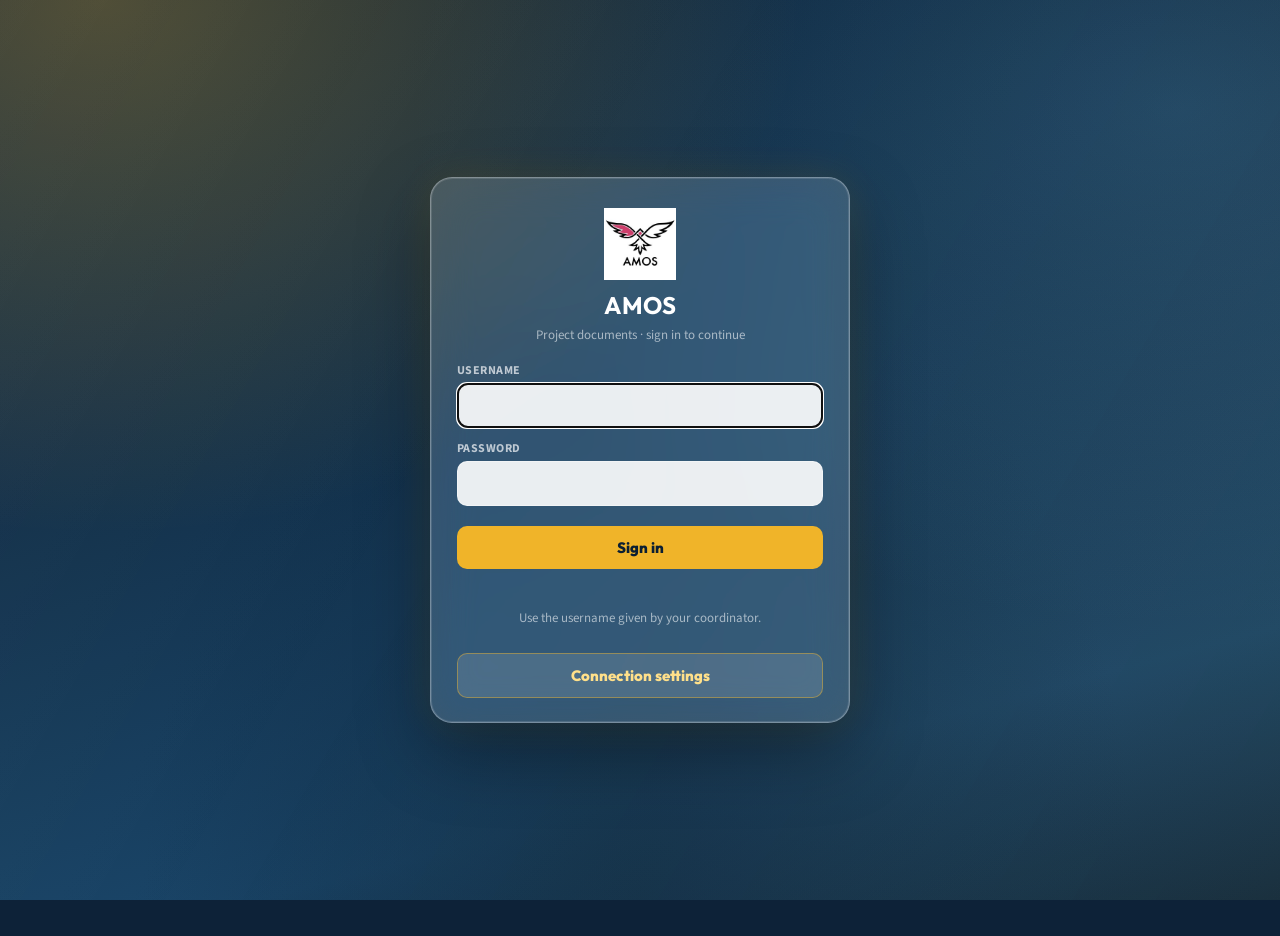
<file: index.html>
<!DOCTYPE html>
<html lang="en">
<head>
  <meta charset="utf-8">
  <meta http-equiv="refresh" content="0; url=00_Login.html">
  <title>AMOS Forms</title>
  <link rel="stylesheet" href="assets/doc.css">
</head>
<body class="login-wrap">
  <div class="login-card">
    <img src="assets/company-logo.jpg" alt="AMOS">
    <h1>AMOS project forms</h1>
    <p class="sub">Opening sign-in…</p>
    <p class="sub"><a href="00_Login.html">Continue to login</a></p>
  </div>
</body>
</html>
</file>
<file: assets/doc.css>
@import url("https://fonts.googleapis.com/css2?family=Outfit:wght@500;600;700;800&family=Source+Sans+3:wght@500;600;700&display=swap");

@page { size: A4 portrait; margin: 0; }

* { box-sizing: border-box; }

:root {
  --amos-navy: #0b1f33;
  --amos-navy-2: #12304a;
  --amos-amber: #f0b429;
  --amos-amber-soft: #ffe08a;
  --glass: rgba(255, 255, 255, 0.14);
  --glass-strong: rgba(255, 255, 255, 0.55);
  --glass-border: rgba(255, 255, 255, 0.28);
  --glass-shadow: 0 12px 40px rgba(7, 17, 29, 0.22);
}

html, body {
  margin: 0;
  padding: 0;
  background-color: #0d2238;
  background-image:
    radial-gradient(ellipse at 8% 0%, rgba(240, 180, 41, 0.28), transparent 42%),
    radial-gradient(ellipse at 92% 12%, rgba(70, 140, 190, 0.28), transparent 46%),
    radial-gradient(ellipse at 50% 100%, rgba(18, 48, 74, 0.9), transparent 55%),
    linear-gradient(165deg, #0b1f33 0%, #12304a 42%, #1a4568 78%, #0f2a40 100%);
  background-attachment: fixed;
  color: #102033;
  font-family: "Source Sans 3", "Segoe UI", Calibri, Arial, sans-serif;
}

body {
  padding-bottom: 36px;
  min-height: 100vh;
  position: relative;
}

body::before {
  content: "";
  position: fixed;
  inset: 0;
  pointer-events: none;
  z-index: 0;
  background:
    linear-gradient(120deg, rgba(255, 255, 255, 0.04) 0%, transparent 40%, rgba(240, 180, 41, 0.05) 100%);
  backdrop-filter: blur(0.5px);
}

body > * { position: relative; z-index: 1; }

.toolbar {
  position: sticky;
  top: 0;
  z-index: 20;
  display: flex;
  flex-direction: column;
  align-items: stretch;
  gap: 0;
  min-height: 0;
  background:
    linear-gradient(180deg, rgba(23, 56, 84, 0.82) 0%, rgba(11, 31, 51, 0.88) 100%);
  backdrop-filter: blur(18px) saturate(1.35);
  -webkit-backdrop-filter: blur(18px) saturate(1.35);
  color: #fff;
  padding: 0;
  border-bottom: 1px solid rgba(240, 180, 41, 0.45);
  box-shadow:
    0 1px 0 rgba(255, 255, 255, 0.08) inset,
    0 10px 32px rgba(7, 17, 29, 0.35);
}

.toolbar-nav {
  display: flex;
  align-items: stretch;
  flex: 0 0 auto;
  width: 100%;
  gap: 0;
  min-width: 0;
  padding: 0 12px;
  overflow-x: auto;
  scrollbar-width: thin;
  border-bottom: 1px solid rgba(255, 255, 255, 0.08);
}

.toolbar-actions {
  display: flex;
  flex-wrap: wrap;
  align-items: center;
  gap: 8px;
  width: 100%;
  margin: 0;
  padding: 10px 14px;
  box-sizing: border-box;
}

.toolbar-actions .user-chip {
  margin-left: auto;
}

.toolbar a {
  position: relative;
  display: inline-flex;
  align-items: center;
  color: #c5d4e0;
  background: transparent;
  border: 0;
  border-radius: 0;
  padding: 17px 16px 15px;
  font-family: "Outfit", "Source Sans 3", "Segoe UI", sans-serif;
  font-size: 14px;
  font-weight: 600;
  line-height: 1.2;
  letter-spacing: 0.04em;
  text-decoration: none;
  cursor: pointer;
  white-space: nowrap;
  transition: color 0.15s ease, background 0.15s ease;
}

.toolbar a::after {
  content: "";
  position: absolute;
  left: 10px;
  right: 10px;
  bottom: 0;
  height: 3px;
  border-radius: 3px 3px 0 0;
  background: transparent;
  transition: background 0.15s ease, box-shadow 0.15s ease;
}

.toolbar a:hover,
.toolbar a:focus-visible {
  color: #fff;
  background: rgba(255, 255, 255, 0.1);
  outline: none;
}

.toolbar a[aria-current="page"] {
  color: #ffe08a;
  background: rgba(240, 180, 41, 0.14);
  font-weight: 700;
  letter-spacing: 0.05em;
  box-shadow: none;
  border-color: transparent;
}

.toolbar a[aria-current="page"]::after {
  background: #f0b429;
  box-shadow: 0 0 12px rgba(240, 180, 41, 0.65);
}

/* Hover usage popup on each form tab */
.toolbar-nav > a {
  overflow: visible;
}

.nav-tip {
  position: absolute;
  top: calc(100% + 12px);
  left: 50%;
  z-index: 40;
  width: min(280px, 72vw);
  padding: 12px 14px 13px;
  border-radius: 14px;
  background: rgba(11, 31, 51, 0.88);
  border: 1px solid rgba(240, 180, 41, 0.4);
  box-shadow:
    0 0 0 1px rgba(255, 255, 255, 0.06) inset,
    0 18px 40px rgba(0, 0, 0, 0.4);
  backdrop-filter: blur(16px);
  -webkit-backdrop-filter: blur(16px);
  color: #e8eef5;
  opacity: 0;
  visibility: hidden;
  pointer-events: none;
  transform: translateX(-50%) translateY(8px) scale(0.98);
  transition: opacity 0.18s ease, transform 0.18s ease, visibility 0.18s ease;
  text-align: left;
  white-space: normal;
}

.nav-tip::before {
  content: "";
  position: absolute;
  top: -6px;
  left: 50%;
  width: 12px;
  height: 12px;
  margin-left: -6px;
  background: rgba(11, 31, 51, 0.88);
  border-left: 1px solid rgba(240, 180, 41, 0.4);
  border-top: 1px solid rgba(240, 180, 41, 0.4);
  transform: rotate(45deg);
}

.nav-tip strong {
  display: block;
  font-family: "Outfit", sans-serif;
  font-size: 12px;
  letter-spacing: 0.08em;
  text-transform: uppercase;
  color: var(--amos-amber);
  margin-bottom: 6px;
}

.nav-tip span {
  display: block;
  font-size: 12.5px;
  line-height: 1.45;
  font-weight: 500;
  color: #d7e2ec;
  letter-spacing: 0;
}

.toolbar-nav > a:hover,
.toolbar-nav > a:focus-visible {
  z-index: 45;
}

.toolbar-nav > a:hover .nav-tip,
.toolbar-nav > a:focus-visible .nav-tip {
  opacity: 1;
  visibility: visible;
  transform: translateX(-50%) translateY(0) scale(1);
}

.toolbar-nav > a.nav-demo {
  color: #ffe08a;
  margin-left: 4px;
}

.toolbar-nav > a.nav-demo::before {
  content: "";
  width: 6px;
  height: 6px;
  margin-right: 8px;
  border-radius: 50%;
  background: var(--amos-amber);
  box-shadow: 0 0 8px rgba(240, 180, 41, 0.8);
}

.toolbar button {
  color: #fff;
  background: rgba(255, 255, 255, 0.08);
  border: 1px solid rgba(255, 255, 255, 0.28);
  border-radius: 9px;
  padding: 9px 13px;
  font-family: "Outfit", "Source Sans 3", "Segoe UI", sans-serif;
  font-size: 13px;
  font-weight: 600;
  line-height: 1.25;
  letter-spacing: 0.02em;
  text-decoration: none;
  cursor: pointer;
  transition: background 0.15s ease, border-color 0.15s ease, color 0.15s ease, transform 0.15s ease;
}

.toolbar button:hover {
  background: rgba(255, 255, 255, 0.16);
  border-color: rgba(255, 255, 255, 0.48);
}

.toolbar button.primary,
.toolbar button.save-btn {
  background: #f0b429;
  color: #0b1f33;
  border-color: #f0b429;
  font-size: 14px;
  font-weight: 800;
  padding: 10px 16px;
  box-shadow: 0 0 0 2px rgba(240, 180, 41, 0.28);
}

.toolbar button.primary:hover,
.toolbar button.save-btn:hover {
  background: #ffd266;
  border-color: #ffd266;
}

.toolbar button.primary:disabled,
.toolbar button.save-btn:disabled {
  opacity: 0.45;
  cursor: not-allowed;
  box-shadow: none;
}

.toolbar .user-chip {
  display: inline-flex;
  align-items: center;
  max-width: 260px;
  padding: 8px 12px;
  border-radius: 999px;
  border: 1px solid rgba(240, 180, 41, 0.55);
  background: rgba(240, 180, 41, 0.14);
  color: #ffe6a8;
  font-size: 12px;
  font-weight: 700;
  letter-spacing: 0.01em;
  white-space: nowrap;
  overflow: hidden;
  text-overflow: ellipsis;
}

.toolbar #btnLogout {
  border-color: rgba(255, 255, 255, 0.45);
  font-weight: 700;
}

/* Soft translucent loader — centered, 1.5× compact size, page still visible */
.cloud-loading {
  position: fixed;
  inset: 0;
  z-index: 1000;
  display: flex;
  align-items: center;
  justify-content: center;
  padding: 20px;
  background: rgba(7, 17, 29, 0.28);
  backdrop-filter: blur(2px);
  -webkit-backdrop-filter: blur(2px);
  pointer-events: none;
}

.cloud-loading[hidden] { display: none !important; }

.cloud-loading .drone-stage {
  pointer-events: none;
  width: min(570px, 94vw);   /* 380 × 1.5 */
  height: min(375px, 56vh);  /* 250 × 1.5 */
  opacity: 0.95;
  box-shadow:
    0 0 0 1px rgba(240, 180, 41, 0.28),
    0 22px 56px rgba(0, 0, 0, 0.38),
    0 0 44px rgba(240, 180, 41, 0.14);
}

.cloud-loading .drone-craft {
  width: 180px;  /* 120 × 1.5 */
  height: 180px;
  filter: drop-shadow(0 16px 16px rgba(0, 0, 0, 0.4));
}

.cloud-loading .quad-rig,
.cloud-loading .octo-rig {
  width: 180px;
  height: 180px;
  transform: scale(1.12);
  transform-origin: center center;
}

.cloud-loading .drone-hud {
  bottom: 14px;
  width: min(510px, 92%);
  padding: 14px 16px 12px;
  background: rgba(8, 16, 28, 0.74);
}

.cloud-loading .cloud-loading-title { font-size: 17px; }
.cloud-loading .cloud-loading-text { font-size: 13px; }
.cloud-loading .drone-status-bar { margin: 12px 2px 10px; }
.cloud-loading .drone-telemetry { font-size: 10px; gap: 8px; }
.cloud-loading .drone-pilot { width: 84px; left: 14%; }
.cloud-loading .pilot-svg { width: 84px; height: 111px; }
.cloud-loading .pilot-label { font-size: 9px; }

.drone-stage {
  position: relative;
  width: min(720px, 96vw);
  height: min(460px, 78vh);
  border-radius: 18px;
  overflow: hidden;
  box-shadow:
    0 0 0 1px rgba(240, 180, 41, 0.22),
    0 30px 80px rgba(0, 0, 0, 0.55);
}

.drone-stage-bg {
  position: absolute;
  inset: 0;
  background:
    linear-gradient(180deg, #0a1626 0%, #12304a 38%, #1c4a68 58%, #2a5f6e 72%, #3d4a3a 88%, #1d2618 100%);
}

.drone-stars {
  position: absolute;
  inset: 0 0 45%;
  background-image:
    radial-gradient(1px 1px at 12% 20%, rgba(255,255,255,0.7), transparent),
    radial-gradient(1px 1px at 28% 12%, rgba(255,255,255,0.45), transparent),
    radial-gradient(1.5px 1.5px at 46% 24%, rgba(255,255,255,0.65), transparent),
    radial-gradient(1px 1px at 63% 10%, rgba(255,255,255,0.4), transparent),
    radial-gradient(1px 1px at 78% 22%, rgba(255,255,255,0.55), transparent),
    radial-gradient(1.5px 1.5px at 88% 16%, rgba(255,255,255,0.5), transparent);
  opacity: 0.7;
  animation: starsPulse 4s ease-in-out infinite;
}

.drone-haze {
  position: absolute;
  inset: 30% 0 0;
  background: linear-gradient(180deg, transparent, rgba(180, 210, 230, 0.08) 40%, rgba(20, 30, 20, 0.25));
  pointer-events: none;
}

.drone-sun {
  position: absolute;
  width: 120px;
  height: 120px;
  right: 14%;
  top: 18%;
  border-radius: 50%;
  background: radial-gradient(circle at 40% 40%, #ffe09a 0%, #f0b429 35%, rgba(240, 180, 41, 0.15) 60%, transparent 72%);
  filter: blur(0.2px);
  animation: sunGlow 5s ease-in-out infinite;
}

.drone-hills {
  position: absolute;
  left: -5%;
  right: -5%;
  bottom: 12%;
  height: 28%;
  background: #142033;
  border-radius: 40% 40% 0 0 / 100% 100% 0 0;
  opacity: 0.9;
}
.drone-hills.h1 {
  bottom: 18%;
  height: 22%;
  background: #0f1a2a;
  transform: scaleX(1.05);
  opacity: 0.85;
}
.drone-hills.h2 {
  bottom: 12%;
  height: 26%;
  background: linear-gradient(180deg, #1a2f22, #121c14);
  animation: hillsDrift 18s linear infinite alternate;
}

.drone-ground {
  position: absolute;
  left: 0;
  right: 0;
  bottom: 0;
  height: 14%;
  background: linear-gradient(180deg, #24301c, #10160e);
}

.drone-pilot {
  position: absolute;
  left: 18%;
  bottom: 10%;
  width: 92px;
  z-index: 3;
  animation: pilotIdle 3.2s ease-in-out infinite;
}

.pilot-svg {
  width: 92px;
  height: 122px;
  display: block;
  filter: drop-shadow(0 8px 10px rgba(0, 0, 0, 0.4));
}

.pilot-label {
  text-align: center;
  margin-top: -4px;
  font-size: 9px;
  letter-spacing: 0.18em;
  font-weight: 800;
  color: #f0b429;
  text-shadow: 0 1px 2px rgba(0, 0, 0, 0.6);
}

.tx-signal {
  transform-origin: 13px -16px;
  animation: txPulse 1.4s ease-out infinite;
}

.link-beam {
  position: absolute;
  left: 26%;
  bottom: 34%;
  width: 2px;
  height: 90px;
  background: linear-gradient(180deg, rgba(240, 180, 41, 0.75), rgba(240, 180, 41, 0));
  transform-origin: bottom center;
  transform: rotate(-18deg);
  opacity: 0;
  z-index: 2;
  animation: beamFlash 10s linear infinite;
  filter: blur(0.4px);
}

.drone-path {
  position: absolute;
  inset: 0;
  pointer-events: none;
  z-index: 4;
  perspective: 900px;
  perspective-origin: 50% 38%;
}

.drone-craft {
  position: absolute;
  width: 180px;
  height: 180px;
  left: -14%;
  top: 22%;
  offset-path: none;
  animation: dronePatrol 10s ease-in-out infinite;
  filter: drop-shadow(0 26px 22px rgba(0, 0, 0, 0.5));
  z-index: 4;
  transform-style: preserve-3d;
}

.drone-3d {
  width: 100%;
  height: 100%;
  transform-style: preserve-3d;
  transform-origin: 50% 50%;
  animation: craftAttitude 10s ease-in-out infinite;
  will-change: transform;
}

.drone-shadow {
  position: absolute;
  left: 50%;
  bottom: -36px;
  width: 110px;
  height: 22px;
  margin-left: -55px;
  background: radial-gradient(ellipse at center, rgba(0, 0, 0, 0.55), transparent 72%);
  animation: shadowPulse 10s ease-in-out infinite;
  transform-origin: center;
  z-index: 0;
}

/* Realistic CSS 3D quadcopter — 4 motors, pitched blades, motion blur */
.quad-rig,
.octo-rig {
  position: relative;
  width: 180px;
  height: 180px;
  margin: 0 auto;
  transform-style: preserve-3d;
  animation: quadHover 2.4s ease-in-out infinite;
}

.quad-arm,
.octo-arm {
  position: absolute;
  left: 50%;
  top: 50%;
  width: 12px;
  height: 72px;
  margin-left: -6px;
  margin-top: -72px;
  transform-origin: bottom center;
  transform: rotateZ(calc(45deg + var(--i) * 90deg));
  transform-style: preserve-3d;
}

.arm-beam {
  position: absolute;
  inset: 0;
  transform-style: preserve-3d;
}

.arm-top {
  position: absolute;
  inset: 0;
  border-radius: 4px;
  background: linear-gradient(180deg, #f7fafc 0%, #8fa3b8 100%);
  border: 1px solid rgba(255, 255, 255, 0.55);
  box-shadow: 0 0 0 1px rgba(15, 30, 45, 0.15);
  transform: translateZ(6px);
}

.arm-side {
  position: absolute;
  left: 0;
  top: 0;
  width: 12px;
  height: 72px;
  border-radius: 2px;
  background: linear-gradient(180deg, #5a7084, #243442);
  transform: rotateY(90deg) translateZ(6px);
  transform-origin: left center;
}

.arm-edge {
  position: absolute;
  left: 0;
  right: 0;
  bottom: 0;
  height: 8px;
  border-radius: 2px;
  background: linear-gradient(90deg, #3d4f61, #1a2b3d);
  transform: rotateX(90deg) translateZ(6px);
  transform-origin: bottom center;
}

.motor {
  position: absolute;
  left: 50%;
  top: -10px;
  width: 58px;
  height: 58px;
  margin-left: -29px;
  margin-top: -29px;
  transform-style: preserve-3d;
  transform: translateZ(12px);
}

.prop-wash {
  position: absolute;
  left: 50%;
  top: 50%;
  width: 46px;
  height: 46px;
  margin: -23px 0 0 -23px;
  border-radius: 50%;
  background: radial-gradient(circle, rgba(200, 220, 240, 0.22), transparent 70%);
  transform: translateZ(-18px) rotateX(70deg);
  animation: propWash 0.55s ease-in-out infinite;
  filter: blur(1px);
}

.prop-blur {
  position: absolute;
  inset: 2px;
  border-radius: 50%;
  background:
    conic-gradient(from 0deg,
      rgba(240, 180, 41, 0.05),
      rgba(255, 224, 138, 0.35),
      rgba(240, 180, 41, 0.08),
      rgba(255, 224, 138, 0.4),
      rgba(240, 180, 41, 0.05));
  transform: translateZ(2px);
  opacity: 0.85;
  filter: blur(0.6px);
  animation: propBlurPulse 0.35s linear infinite;
  box-shadow: 0 0 14px rgba(240, 180, 41, 0.28);
}

.prop-rotor,
.prop-spin {
  position: absolute;
  inset: 0;
  transform-style: preserve-3d;
  animation: propSpinCW 0.09s linear infinite;
}

.prop-rotor.rev,
.prop-spin.rev {
  animation-name: propSpinCCW;
}

.blade {
  position: absolute;
  left: 50%;
  top: 50%;
  width: 54px;
  height: 10px;
  margin-left: -27px;
  margin-top: -5px;
  transform-style: preserve-3d;
  transform: translateZ(4px) rotateX(18deg);
}

.blade.b2 {
  transform: translateZ(4px) rotateZ(90deg) rotateX(18deg);
}

.blade i {
  position: absolute;
  inset: 0;
  border-radius: 40% 40% 40% 40% / 55% 55% 45% 45%;
  background:
    linear-gradient(90deg,
      transparent 0%,
      #c48610 8%,
      #f0b429 28%,
      #ffe08a 50%,
      #f0b429 72%,
      #c48610 92%,
      transparent 100%);
  box-shadow:
    0 1px 0 rgba(255, 255, 255, 0.35) inset,
    0 2px 4px rgba(0, 0, 0, 0.35);
  transform: translateZ(1px);
}

.blade em {
  position: absolute;
  left: 4px;
  right: 4px;
  top: 55%;
  height: 4px;
  border-radius: 2px;
  background: linear-gradient(90deg, transparent, rgba(20, 30, 40, 0.45), transparent);
  transform: rotateX(-70deg) translateZ(-2px);
  opacity: 0.7;
}

.motor-can {
  position: absolute;
  left: 50%;
  top: 50%;
  width: 18px;
  height: 12px;
  margin: -4px 0 0 -9px;
  border-radius: 3px;
  background: linear-gradient(180deg, #3a5168, #0f1c28);
  border: 1px solid #f0b429;
  transform: translateZ(1px) rotateX(80deg);
  box-shadow: 0 2px 4px rgba(0, 0, 0, 0.35);
}

.motor-hub {
  position: absolute;
  left: 50%;
  top: 50%;
  width: 12px;
  height: 12px;
  margin: -6px 0 0 -6px;
  border-radius: 50%;
  background: radial-gradient(circle at 35% 30%, #4a6a88, #0b1f33 70%);
  border: 1.5px solid #f0b429;
  transform: translateZ(8px);
  box-shadow: 0 2px 4px rgba(0, 0, 0, 0.45), 0 0 8px rgba(240, 180, 41, 0.25);
}

.quad-skids,
.octo-skids {
  position: absolute;
  left: 50%;
  top: 50%;
  width: 78px;
  height: 44px;
  margin: -6px 0 0 -39px;
  transform-style: preserve-3d;
  transform: translateZ(-16px);
  pointer-events: none;
}

.quad-skids span,
.octo-skids span {
  position: absolute;
  top: 0;
  width: 7px;
  height: 40px;
  border-radius: 3px;
  background: linear-gradient(180deg, #1a2b3d, #0b1520);
  border: 1px solid #f0b429;
}

.quad-skids span:first-of-type,
.octo-skids span:first-child { left: 10px; transform: rotateX(16deg); }
.quad-skids span:last-of-type,
.octo-skids span:last-child { right: 10px; transform: rotateX(16deg); }

.quad-skids i {
  position: absolute;
  bottom: -2px;
  height: 5px;
  width: 28px;
  border-radius: 3px;
  background: #0b1520;
  border: 1px solid rgba(240, 180, 41, 0.55);
  transform: rotateX(80deg);
}
.quad-skids i:first-of-type { left: 4px; }
.quad-skids i:last-of-type { right: 4px; }

.quad-body,
.octo-body {
  position: absolute;
  left: 50%;
  top: 50%;
  width: 46px;
  height: 46px;
  margin: -23px 0 0 -23px;
  transform-style: preserve-3d;
  transform: translateZ(4px);
}

.body-face {
  position: absolute;
  left: 0;
  top: 0;
  width: 46px;
  height: 46px;
  backface-visibility: hidden;
  border: 1px solid rgba(240, 180, 41, 0.35);
}

.body-top {
  background: linear-gradient(145deg, #3a5f82 0%, #152a40 55%, #0b1a28 100%);
  border: 2px solid #f0b429;
  border-radius: 8px;
  transform: translateZ(12px);
  display: flex;
  align-items: center;
  justify-content: center;
  box-shadow: 0 0 16px rgba(240, 180, 41, 0.2);
}

.body-top i {
  font-style: normal;
  font-size: 13px;
  font-weight: 800;
  font-family: "Segoe UI", Arial, sans-serif;
  color: #f0b429;
  letter-spacing: 0.06em;
}

.body-top .body-logo {
  width: 28px;
  height: 28px;
  object-fit: contain;
  border-radius: 4px;
  display: block;
  filter: drop-shadow(0 1px 2px rgba(0, 0, 0, 0.45));
  background: rgba(255, 255, 255, 0.92);
  padding: 2px;
  box-sizing: border-box;
}

.cloud-loading .body-top .body-logo {
  width: 32px;
  height: 32px;
}

.body-top .led {
  position: absolute;
  top: 8px;
  width: 5px;
  height: 5px;
  border-radius: 50%;
}
.body-top .led.g { left: 8px; background: #7dffb2; box-shadow: 0 0 6px #7dffb2; }
.body-top .led.r { right: 8px; background: #ff6b6b; box-shadow: 0 0 6px #ff6b6b; }

.body-bottom {
  background: #071018;
  border-radius: 8px;
  transform: rotateX(180deg) translateZ(12px);
}

.body-front {
  width: 46px;
  height: 24px;
  background: linear-gradient(180deg, #1a3048, #0a1520);
  transform: rotateX(-90deg) translateZ(23px);
  top: 11px;
}

.body-back {
  width: 46px;
  height: 24px;
  background: linear-gradient(180deg, #152536, #081018);
  transform: rotateX(90deg) translateZ(23px);
  top: 11px;
}

.body-left {
  width: 24px;
  height: 46px;
  background: linear-gradient(90deg, #0c1824, #1a3048);
  transform: rotateY(-90deg) translateZ(23px);
  left: 11px;
}

.body-right {
  width: 24px;
  height: 46px;
  background: linear-gradient(90deg, #1a3048, #0a1520);
  transform: rotateY(90deg) translateZ(23px);
  left: 11px;
}

.drone-hud {
  position: absolute;
  left: 50%;
  bottom: 18px;
  transform: translateX(-50%);
  width: min(440px, 90%);
  padding: 16px 18px 14px;
  border-radius: 14px;
  background: rgba(8, 16, 28, 0.78);
  border: 1px solid rgba(240, 180, 41, 0.28);
  backdrop-filter: blur(10px);
  -webkit-backdrop-filter: blur(10px);
  text-align: center;
  color: #fff;
  box-shadow: 0 12px 40px rgba(0, 0, 0, 0.35);
  z-index: 5;
}

.drone-hud-mark {
  position: absolute;
  width: 14px;
  height: 14px;
  border: 2px solid rgba(240, 180, 41, 0.7);
}
.drone-hud-mark.tl { left: 8px; top: 8px; border-right: 0; border-bottom: 0; }
.drone-hud-mark.tr { right: 8px; top: 8px; border-left: 0; border-bottom: 0; }
.drone-hud-mark.bl { left: 8px; bottom: 8px; border-right: 0; border-top: 0; }
.drone-hud-mark.br { right: 8px; bottom: 8px; border-left: 0; border-top: 0; }

.drone-brand {
  font-size: 11px;
  letter-spacing: 0.28em;
  font-weight: 800;
  color: #f0b429;
  margin-bottom: 4px;
}

.cloud-loading-title {
  font-size: 18px;
  font-weight: 750;
  color: #f5f7fa;
  letter-spacing: 0.02em;
}

.cloud-loading-text {
  margin-top: 6px;
  font-size: 13px;
  color: #aebccd;
  min-height: 1.2em;
}

.drone-status-bar {
  margin: 14px 4px 10px;
}

.drone-status-track {
  height: 10px;
  border-radius: 999px;
  background: rgba(255, 255, 255, 0.1);
  border: 1px solid rgba(255, 255, 255, 0.12);
  overflow: hidden;
  box-shadow: inset 0 1px 3px rgba(0, 0, 0, 0.35);
}

.drone-status-fill {
  height: 100%;
  width: 0%;
  border-radius: inherit;
  background: linear-gradient(90deg, #c48610, #f0b429 45%, #ffe08a);
  box-shadow: 0 0 12px rgba(240, 180, 41, 0.45);
  transition: width 0.1s linear;
}

.drone-status-meta {
  display: flex;
  justify-content: space-between;
  margin-top: 6px;
  font-size: 12px;
  font-weight: 800;
  letter-spacing: 0.08em;
  color: #f0b429;
}

.drone-status-meta span:last-child {
  color: #8fa3b8;
  font-weight: 700;
  letter-spacing: 0.14em;
}

.drone-telemetry {
  display: flex;
  justify-content: center;
  gap: 10px;
  flex-wrap: wrap;
  font-size: 10px;
  letter-spacing: 0.12em;
  color: #8fa3b8;
  font-weight: 700;
}
.drone-telemetry span {
  padding: 3px 8px;
  border: 1px solid rgba(143, 163, 184, 0.35);
  border-radius: 999px;
}
.drone-telemetry span:nth-child(2) {
  color: #b7f0c5;
  border-color: rgba(183, 240, 197, 0.4);
}

/* X position left↔right, Y altitude bob — attitude on .drone-3d (rotateX/Y/Z) */
@keyframes dronePatrol {
  0%   { left: -18%; top: 32%; }
  15%  { left: 8%;   top: 24%; }
  30%  { left: 22%;  top: 20%; }  /* over pilot */
  48%  { left: 78%;  top: 16%; }
  50%  { left: 86%;  top: 18%; }  /* turn */
  65%  { left: 58%;  top: 22%; }
  80%  { left: 24%;  top: 20%; }  /* past pilot return */
  92%  { left: 2%;   top: 26%; }
  100% { left: -18%; top: 32%; }
}

/* Pitch/yaw/roll — arms separate in depth under perspective */
@keyframes craftAttitude {
  0%   { transform: rotateX(58deg) rotateY(-38deg) rotateZ(-14deg) translateZ(12px) scale(1.05); }
  15%  { transform: rotateX(52deg) rotateY(-14deg) rotateZ(8deg) translateZ(28px) scale(1.1); }
  30%  { transform: rotateX(48deg) rotateY(10deg) rotateZ(12deg) translateZ(40px) scale(1.14); }
  48%  { transform: rotateX(54deg) rotateY(34deg) rotateZ(-10deg) translateZ(22px) scale(1.08); }
  50%  { transform: rotateX(60deg) rotateY(46deg) rotateZ(4deg) translateZ(14px) scale(1.05); }
  65%  { transform: rotateX(52deg) rotateY(20deg) rotateZ(-12deg) translateZ(32px) scale(1.11); }
  80%  { transform: rotateX(50deg) rotateY(-6deg) rotateZ(10deg) translateZ(38px) scale(1.13); }
  92%  { transform: rotateX(56deg) rotateY(-28deg) rotateZ(-8deg) translateZ(16px) scale(1.06); }
  100% { transform: rotateX(58deg) rotateY(-38deg) rotateZ(-14deg) translateZ(12px) scale(1.05); }
}

@keyframes propSpinCW {
  from { transform: rotateZ(0deg); }
  to { transform: rotateZ(360deg); }
}
@keyframes propSpinCCW {
  from { transform: rotateZ(0deg); }
  to { transform: rotateZ(-360deg); }
}

@keyframes quadHover {
  0%, 100% { transform: translateZ(0) translateY(0); }
  50% { transform: translateZ(6px) translateY(-3px); }
}

@keyframes propWash {
  0%, 100% { opacity: 0.35; transform: translateZ(-18px) rotateX(70deg) scale(0.92); }
  50% { opacity: 0.7; transform: translateZ(-22px) rotateX(70deg) scale(1.08); }
}

@keyframes propBlurPulse {
  0% { filter: blur(0.5px); opacity: 0.75; }
  50% { filter: blur(0.9px); opacity: 0.95; }
  100% { filter: blur(0.5px); opacity: 0.75; }
}

@keyframes shadowPulse {
  0%, 100% { transform: scaleX(1) translateX(0); opacity: 0.5; }
  30% { transform: scaleX(0.75) translateX(6px); opacity: 0.35; }
  50% { transform: scaleX(0.9) translateX(10px); opacity: 0.4; }
  80% { transform: scaleX(0.75) translateX(-4px); opacity: 0.35; }
}
@keyframes sunGlow {
  0%, 100% { opacity: 0.85; transform: scale(1); }
  50% { opacity: 1; transform: scale(1.05); }
}
@keyframes hillsDrift {
  from { transform: translateX(-2%); }
  to { transform: translateX(2%); }
}
@keyframes starsPulse {
  0%, 100% { opacity: 0.55; }
  50% { opacity: 0.85; }
}
@keyframes pilotIdle {
  0%, 100% { transform: translateY(0); }
  50% { transform: translateY(-2px); }
}
@keyframes txPulse {
  0% { opacity: 0.2; transform: scale(0.6); }
  70% { opacity: 0.9; transform: scale(1.5); }
  100% { opacity: 0; transform: scale(1.9); }
}
@keyframes beamFlash {
  0%, 22% { opacity: 0; }
  26%, 34% { opacity: 0.9; }   /* outbound pass over pilot */
  40%, 72% { opacity: 0; }
  76%, 84% { opacity: 0.9; }   /* return pass over pilot */
  90%, 100% { opacity: 0; }
}

@media (max-width: 640px) {
  .drone-stage { height: min(440px, 74vh); }
  .drone-craft { width: 132px; height: 132px; }
  .quad-rig, .octo-rig { width: 132px; height: 132px; }
  .quad-arm, .octo-arm { height: 54px; margin-top: -54px; }
  .arm-side { height: 54px; }
  .motor { width: 44px; height: 44px; margin-left: -22px; margin-top: -22px; }
  .blade { width: 42px; margin-left: -21px; }
  .quad-body, .octo-body { width: 36px; height: 36px; margin: -18px 0 0 -18px; }
  .body-face { width: 36px; height: 36px; }
  .body-top { transform: translateZ(10px); }
  .body-bottom { transform: rotateX(180deg) translateZ(10px); }
  .body-front { width: 36px; height: 20px; transform: rotateX(-90deg) translateZ(18px); top: 8px; }
  .body-back { width: 36px; height: 20px; transform: rotateX(90deg) translateZ(18px); top: 8px; }
  .body-left { width: 20px; height: 36px; transform: rotateY(-90deg) translateZ(18px); left: 8px; }
  .body-right { width: 20px; height: 36px; transform: rotateY(90deg) translateZ(18px); left: 8px; }
  .drone-pilot { width: 72px; left: 12%; }
  .pilot-svg { width: 72px; height: 96px; }
  .cloud-loading-title { font-size: 16px; }
  .cloud-loading {
    align-items: center;
    justify-content: center;
    padding: 12px;
    background: rgba(7, 17, 29, 0.22);
  }
  .cloud-loading .drone-stage {
    width: min(480px, 96vw);
    height: min(320px, 48vh);
  }
}

.dash {
  width: min(1100px, 96vw);
  margin: 22px auto 28px;
}

.dash > .letterhead,
.dash-letterhead,
.dash .section.tile-glow,
.help,
.picker,
.banner {
  backdrop-filter: blur(16px) saturate(1.2);
  -webkit-backdrop-filter: blur(16px) saturate(1.2);
}

.dash > .letterhead,
.dash-letterhead {
  background: rgba(255, 255, 255, 0.58);
  padding: 22px 24px;
  border: 1px solid rgba(255, 255, 255, 0.45);
  border-radius: 18px;
  border-top: 4px solid #f0b429;
  box-shadow: var(--glass-shadow), 0 0 28px rgba(240, 180, 41, 0.12);
  margin-bottom: 4px;
}

.dash > .letterhead img,
.dash-letterhead img {
  width: 52px;
  height: 52px;
}

.dash > .letterhead .company,
.dash-letterhead .company {
  font-size: 22px;
}

.dash > .letterhead .tag,
.dash-letterhead .tag {
  font-size: 13px;
  margin-top: 4px;
}

.dash > .letterhead .contact,
.dash-letterhead .contact {
  font-size: 12px;
  margin-top: 6px;
}

.dash > .letterhead .kicker,
.dash-letterhead .kicker {
  font-size: 11px;
  letter-spacing: 0.14em;
}

.dash > .letterhead h1,
.dash-letterhead h1 {
  margin-top: 6px;
  font-size: 26px;
  line-height: 1.15;
}

.dash-grid {
  display: grid;
  grid-template-columns: repeat(auto-fit, minmax(180px, 1fr));
  gap: 14px;
  margin: 18px 0 22px;
}

.dash-views {
  display: flex;
  flex-wrap: wrap;
  gap: 8px;
  margin: 0 0 14px;
}
.dash-view-btn {
  border: 1px solid rgba(197, 206, 214, 0.95);
  background: #fff;
  color: #0b1f33;
  border-radius: 999px;
  padding: 8px 14px;
  font: 650 12px/1 "Source Sans 3", "Segoe UI", Arial, sans-serif;
  cursor: pointer;
}
.dash-view-btn.on {
  background: #0b1f33;
  color: #fff;
  border-color: #0b1f33;
}

.dash-card,
.tile-glow {
  position: relative;
  background: linear-gradient(165deg, #ffffff 0%, #f7fafc 100%);
  border: 1px solid rgba(197, 206, 214, 0.95);
  border-radius: 14px;
  padding: 18px 18px;
  box-shadow:
    0 1px 0 rgba(255, 255, 255, 0.9) inset,
    0 8px 22px rgba(11, 31, 51, 0.07),
    0 0 0 1px rgba(240, 180, 41, 0.08);
  transition: box-shadow 0.22s ease, transform 0.22s ease, border-color 0.22s ease;
}

.dash-card::before,
.tile-glow::before {
  content: "";
  position: absolute;
  inset: -1px;
  border-radius: inherit;
  pointer-events: none;
  background: linear-gradient(135deg, rgba(240, 180, 41, 0.45), transparent 38%, transparent 62%, rgba(31, 78, 121, 0.22));
  opacity: 0.55;
  mask: linear-gradient(#000 0 0) content-box, linear-gradient(#000 0 0);
  -webkit-mask: linear-gradient(#000 0 0) content-box, linear-gradient(#000 0 0);
  mask-composite: exclude;
  -webkit-mask-composite: xor;
  padding: 1px;
}

.dash-card:hover,
.tile-glow:hover {
  transform: translateY(-2px);
  border-color: rgba(240, 180, 41, 0.55);
  box-shadow:
    0 1px 0 rgba(255, 255, 255, 0.95) inset,
    0 14px 34px rgba(11, 31, 51, 0.12),
    0 0 28px rgba(240, 180, 41, 0.22);
}

.dash-card {
  overflow: hidden;
}

.dash-card .n {
  font-size: 32px;
  font-weight: 800;
  color: #0b1f33;
  letter-spacing: -0.02em;
}

.dash-card .l {
  font-size: 12px;
  letter-spacing: 0.06em;
  text-transform: uppercase;
  color: #5c6b7a;
  font-weight: 700;
  margin-top: 4px;
}

.org-chart-img {
  display: block;
  width: 100%;
  max-width: 920px;
  margin: 0 auto 12px;
  border: 1px solid var(--line, #d0d7de);
  border-radius: 8px;
  background: #fff;
}

.org-page .section h2 {
  margin-top: 1.2rem;
}

.dash-table {
  width: 100%;
  border-collapse: collapse;
  background: #fff;
}

.dash-table th, .dash-table td {
  border: 1px solid #c5ced6;
  padding: 8px 10px;
  font-size: 13px;
  text-align: left;
}

.dash-table th {
  background: #0b1f33;
  color: #fff;
}

.dash-table td.progress-cell {
  min-width: 160px;
  vertical-align: middle;
}

/* Purchase order */
.po-totals {
  display: flex;
  flex-wrap: wrap;
  gap: 12px 22px;
  align-items: end;
  justify-content: flex-end;
  margin-top: 3mm;
  font-size: 9.5pt;
  font-weight: 650;
}
.po-totals .po-tax { width: 28mm; margin: 0; }
.po-grand {
  font-size: 11pt;
  font-weight: 800;
  color: #0b1f33;
  padding: 2mm 3mm;
  border: 0.35mm solid #f0b429;
  border-radius: 2mm;
  background: rgba(240, 180, 41, 0.12);
}
.po-terms {
  min-height: 42mm !important;
  font: 600 9pt "Source Sans 3", "Segoe UI", Arial, sans-serif !important;
  line-height: 1.45;
}
.po-auth {
  display: grid;
  grid-template-columns: 1.2fr 0.9fr;
  gap: 4mm;
  align-items: start;
}
.po-sign-box {
  border: 0.3mm solid #0b1f33;
  border-radius: 2mm;
  padding: 3mm;
  background: #fff;
  position: relative;
}
.po-sign-frame {
  background: #ffffff;
  border: 0.25mm solid #c5ced6;
  border-radius: 1.5mm;
  min-height: 28mm;
  display: flex;
  align-items: center;
  justify-content: center;
  overflow: hidden;
  margin: 2mm 0 3mm;
}
.po-sign-img {
  max-width: 100%;
  max-height: 34mm;
  object-fit: contain;
  background: #ffffff;
  display: block;
}
@media (max-width: 900px) {
  .po-auth { grid-template-columns: 1fr; }
}
@media print {
  .po-sign-frame { -webkit-print-color-adjust: exact; print-color-adjust: exact; }
}

.proj-progress {
  display: flex;
  flex-direction: column;
  gap: 5px;
  min-width: 140px;
}

.proj-progress-meta {
  display: flex;
  justify-content: space-between;
  gap: 8px;
  font-size: 11px;
  font-weight: 750;
  letter-spacing: 0.02em;
  color: #3e4c5a;
}

.proj-progress-meta span:first-child {
  color: #0b1f33;
  font-family: "Outfit", "Source Sans 3", sans-serif;
}

.proj-progress-track {
  height: 10px;
  border-radius: 999px;
  background: rgba(11, 31, 51, 0.1);
  border: 1px solid rgba(11, 31, 51, 0.12);
  overflow: hidden;
  box-shadow: inset 0 1px 2px rgba(0, 0, 0, 0.08);
}

.proj-progress-fill {
  height: 100%;
  border-radius: inherit;
  width: 0;
  transition: width 0.35s ease;
  background: linear-gradient(90deg, #c48610, #f0b429 55%, #ffe08a);
  box-shadow: 0 0 10px rgba(240, 180, 41, 0.35);
}

.proj-progress-fill.low {
  background: linear-gradient(90deg, #8a5a00, #f0b429);
}

.proj-progress-fill.mid {
  background: linear-gradient(90deg, #1f6f9f, #3db8e8);
  box-shadow: 0 0 10px rgba(61, 184, 232, 0.3);
}

.proj-progress-fill.high {
  background: linear-gradient(90deg, #1f7a4d, #3dcc7a);
  box-shadow: 0 0 10px rgba(61, 204, 122, 0.3);
}

.proj-progress-fill.done {
  background: linear-gradient(90deg, #0d5c2e, #2fbf6b 60%, #7dffb2);
  box-shadow: 0 0 12px rgba(47, 191, 107, 0.35);
}

.proj-progress-fill.hold {
  background: linear-gradient(90deg, #8a5a00, #d4a017);
}

.proj-progress-fill.bad {
  background: linear-gradient(90deg, #8c1d1d, #d94a4a);
  box-shadow: 0 0 10px rgba(217, 74, 74, 0.28);
}

.login-wrap {
  min-height: 100vh;
  display: flex;
  align-items: center;
  justify-content: center;
  padding: 24px;
  background: transparent;
}

.login-card {
  width: min(420px, 94vw);
  background: rgba(255, 255, 255, 0.16);
  backdrop-filter: blur(22px) saturate(1.35);
  -webkit-backdrop-filter: blur(22px) saturate(1.35);
  border-radius: 22px;
  padding: 30px 26px 24px;
  border: 1px solid rgba(255, 255, 255, 0.32);
  box-shadow:
    0 0 0 1px rgba(255, 255, 255, 0.12) inset,
    0 28px 70px rgba(0, 0, 0, 0.35),
    0 0 40px rgba(240, 180, 41, 0.12);
  color: #f5f7fa;
}

.login-card h1,
.login-card .sub { color: #f5f7fa; }
.login-card .sub { opacity: 0.78; }
.login-card label { color: rgba(245, 247, 250, 0.72); }
.login-card input {
  background: rgba(255, 255, 255, 0.88);
  border-color: rgba(255, 255, 255, 0.4);
}

.login-card img {
  width: 72px;
  height: 72px;
  object-fit: contain;
  display: block;
  margin: 0 auto 10px;
}

.login-card h1 {
  margin: 0;
  text-align: center;
  font-family: "Outfit", sans-serif;
  font-size: 24px;
  color: #fff;
}

.login-card .sub {
  text-align: center;
  color: rgba(245, 247, 250, 0.78);
  font-size: 13px;
  margin: 6px 0 18px;
}

.login-card label {
  display: flex;
  flex-direction: column;
  gap: 4px;
  font-size: 12px;
  font-weight: 700;
  letter-spacing: 0.04em;
  text-transform: uppercase;
  color: rgba(245, 247, 250, 0.72);
  margin-bottom: 12px;
}

.login-card input {
  border: 1px solid rgba(255, 255, 255, 0.4);
  border-radius: 10px;
  padding: 11px 12px;
  font: 600 15px "Source Sans 3", "Segoe UI", sans-serif;
  color: #0b1f33;
  background: rgba(255, 255, 255, 0.9);
}

.login-card button {
  width: 100%;
  margin-top: 8px;
  border: 0;
  border-radius: 10px;
  background: #f0b429;
  color: #0b1f33;
  font-family: "Outfit", sans-serif;
  font: 800 15px "Outfit", "Segoe UI", sans-serif;
  padding: 12px;
  cursor: pointer;
}

.login-card .settings-btn {
  background: rgba(255, 255, 255, 0.12);
  color: #ffe08a;
  border: 1px solid rgba(240, 180, 41, 0.45);
}

.login-card .err {
  color: #8c1d1d;
  font-size: 13px;
  min-height: 18px;
  margin-top: 8px;
}

.toolbar label.cloud { display: none !important; }

.toolbar input[type="url"] {
  width: 260px;
  border: 0;
  border-radius: 6px;
  padding: 9px 11px;
  font: 13px "Segoe UI", Calibri, Arial, sans-serif;
}

.toolbar .status {
  font-size: 12px;
  max-width: 200px;
  line-height: 1.35;
  color: #c5d4e0;
  padding: 6px 10px;
  border-radius: 8px;
  background: rgba(255, 255, 255, 0.06);
  border: 1px solid rgba(255, 255, 255, 0.12);
  white-space: nowrap;
  overflow: hidden;
  text-overflow: ellipsis;
}
.toolbar .status.bad { color: #ffd2d2; border-color: rgba(255, 180, 180, 0.35); background: rgba(140, 29, 29, 0.25); }

.toolbar .settings-trigger {
  border-color: rgba(240, 180, 41, 0.55) !important;
  color: #ffe6a8 !important;
  background: rgba(240, 180, 41, 0.12) !important;
  font-weight: 750 !important;
}

.toolbar .settings-trigger:hover {
  background: rgba(240, 180, 41, 0.22) !important;
}

@media (max-width: 900px) {
  .toolbar a {
    padding: 12px 12px 10px;
    font-size: 12px;
  }
  .toolbar-actions {
    padding: 8px 10px 10px;
  }
  .toolbar-actions .user-chip {
    margin-left: 0;
  }
}

.help, .picker {
  width: 210mm;
  margin: 12px auto 0;
  background: rgba(255, 255, 255, 0.55);
  border: 1px solid rgba(255, 255, 255, 0.45);
  border-radius: 16px;
  padding: 12px 16px;
  font-size: 13px;
  box-shadow: var(--glass-shadow), 0 0 0 1px rgba(240, 180, 41, 0.1);
  color: #102033;
}

.help summary {
  cursor: pointer;
  font-family: "Outfit", sans-serif;
  font-weight: 700;
  letter-spacing: 0.03em;
  color: #0b1f33;
}

.picker { display: flex; gap: 16px; align-items: end; flex-wrap: wrap; }
.picker label { display: flex; flex-direction: column; gap: 3px; font-size: 11px; font-weight: 700; letter-spacing: 0.04em; text-transform: uppercase; color: #3e4c5a; }
.picker select {
  min-width: 280px;
  font: 600 13px "Source Sans 3", "Segoe UI", sans-serif;
  padding: 9px 11px;
  border: 1px solid rgba(11, 31, 51, 0.18);
  border-radius: 10px;
  background: rgba(255, 255, 255, 0.88);
}

.banner {
  width: 210mm;
  margin: 12px auto 0;
  background: rgba(255, 246, 224, 0.72);
  border: 1px solid rgba(226, 201, 138, 0.85);
  border-radius: 14px;
  color: #5c4310;
  padding: 11px 15px;
  font-size: 13px;
  box-shadow: 0 0 24px rgba(240, 180, 41, 0.14);
}

.page {
  width: 210mm;
  min-height: 297mm;
  margin: 14px auto 22px;
  background: rgba(255, 255, 255, 0.92);
  padding: 11mm 12mm 12mm;
  border-radius: 18px;
  border: 1px solid rgba(255, 255, 255, 0.55);
  box-shadow:
    0 0 0 1px rgba(240, 180, 41, 0.12),
    0 18px 48px rgba(7, 17, 29, 0.22);
  backdrop-filter: blur(8px);
  -webkit-backdrop-filter: blur(8px);
}

.letterhead {
  display: flex;
  align-items: center;
  gap: 4mm;
  border-bottom: 0.7mm solid #0b1f33;
  padding-bottom: 3mm;
}

.letterhead img { width: 16mm; height: 16mm; object-fit: contain; flex: 0 0 auto; }

.who { flex: 1; min-width: 0; }
.company { font-size: 15pt; font-weight: 800; letter-spacing: 0.01em; line-height: 1.1; }
.tag { font-size: 9pt; color: #3e4c5a; margin-top: 0.6mm; }
.contact { font-size: 8pt; color: #5c6b7a; margin-top: 0.8mm; }

.docid { text-align: right; min-width: 62mm; }
.kicker { font-size: 8pt; letter-spacing: 0.12em; text-transform: uppercase; color: #5c6b7a; font-weight: 700; }
.docid h1 { margin: 0.4mm 0 0; font-size: 13.5pt; line-height: 1.15; font-weight: 800; }
.badge {
  display: inline-block;
  margin-top: 1mm;
  min-height: 4mm;
  font-size: 8pt;
  font-weight: 800;
  letter-spacing: 0.14em;
  color: #8a5a00;
}

.meta {
  display: grid;
  grid-template-columns: 1.25fr 1.15fr 0.9fr 0.55fr;
  gap: 2mm;
  margin: 3mm 0 2mm;
}

.meta .cell, .chain li, .box {
  border: 0.3mm solid #0b1f33;
}

.meta .cell { padding: 1.2mm 2mm 1.4mm; }
.meta .lbl, .chain .lbl {
  display: block;
  font-size: 7pt;
  letter-spacing: 0.08em;
  text-transform: uppercase;
  color: #5c6b7a;
  font-weight: 700;
}

.meta input, .meta select, table.lines input, table.lines select {
  width: 100%;
  border: 0;
  background: transparent;
  font: 700 10pt "Segoe UI", Calibri, Arial, sans-serif;
  color: #0b1f33;
  padding: 0;
}

.meta select, table.lines select, .grow select { font-weight: 700; }

.chain {
  display: flex;
  gap: 1.2mm;
  list-style: none;
  margin: 0 0 3mm;
  padding: 0;
}

.chain li { flex: 1; background: #f4f7fa; padding: 1.3mm 1.6mm; min-width: 0; }
.chain li b { display: block; font-size: 8pt; word-break: break-word; }
.chain li.on { background: #0b1f33; color: #fff; }
.chain li.on .lbl { color: #c5d4e0; }
.chain li.has { background: #e7f2ea; }

.section { margin-top: 3.2mm; }
.page .section.tile-glow {
  margin-top: 4mm;
  padding: 3mm 3.2mm 3.4mm;
  border-radius: 3mm;
}
.page .section.tile-glow:hover { transform: none; }
.section h2 {
  margin: 0 0 2mm;
  font-size: 9.5pt;
  letter-spacing: 0.05em;
  text-transform: uppercase;
  border-bottom: 0.35mm solid #0b1f33;
  padding-bottom: 0.7mm;
  color: #0b1f33;
}

.g2, .g3 { display: grid; gap: 2mm 3mm; }
.g2 { grid-template-columns: 1fr 1fr; }
.g3 { grid-template-columns: 1fr 1fr 1fr; }
.span2 { grid-column: span 2; }
.span3 { grid-column: span 3; }

label.f { display: flex; flex-direction: column; gap: 0.5mm; min-width: 0; }
label.f > span, .checks-title {
  font-size: 7.3pt;
  letter-spacing: 0.06em;
  text-transform: uppercase;
  color: #5c6b7a;
  font-weight: 750;
}
label.f input, label.f select, label.f textarea {
  width: 100%;
  border: 0;
  border-bottom: 0.3mm solid #9aabba;
  background: transparent;
  font: 650 10pt "Segoe UI", Calibri, Arial, sans-serif;
  color: #102033;
  padding: 0.3mm 0;
}
label.f textarea {
  border: 0.3mm solid #c5ced6;
  min-height: 16mm;
  padding: 1.2mm;
  resize: vertical;
  font-weight: 600;
}

.checks { display: flex; flex-wrap: wrap; gap: 1mm 3mm; margin-top: 1mm; }
.checks label {
  display: flex;
  gap: 1.2mm;
  align-items: center;
  font-size: 8.5pt;
  font-weight: 650;
  text-transform: none;
  letter-spacing: 0;
  color: #102033;
}
.checks input { width: 3.4mm; height: 3.4mm; accent-color: #0b1f33; }

table.lines, table.links, table.trail {
  width: 100%;
  border-collapse: collapse;
  table-layout: fixed;
}

table.lines th, table.lines td, table.links th, table.links td, table.trail th, table.trail td {
  border: 0.25mm solid #c5ced6;
  padding: 1mm 1.1mm;
  vertical-align: top;
  font-size: 8pt;
  font-weight: 600;
  word-wrap: break-word;
}

table.lines th, table.links th, table.trail th {
  background: #0b1f33;
  color: #fff;
  font-size: 7.2pt;
  letter-spacing: 0.04em;
  text-transform: uppercase;
  font-weight: 700;
}

table.lines input, table.lines select {
  font: 650 8pt "Segoe UI", Calibri, Arial, sans-serif;
}

table.lines td.n, table.lines th.n { width: 7mm; text-align: center; }
table.lines .q { width: 16mm; }
table.lines .u { width: 14mm; }
table.lines .x { width: 14mm; }

.linkish {
  border: 0;
  background: transparent;
  color: #8c1d1d;
  font: 700 8pt "Segoe UI", Calibri, Arial, sans-serif;
  cursor: pointer;
  padding: 0;
}

.pair { display: grid; grid-template-columns: 1fr 1fr; gap: 3mm; }
.box { padding: 2.4mm 2.6mm 2.8mm; }
.box h3 { margin: 0 0 2mm; font-size: 9pt; letter-spacing: 0.05em; text-transform: uppercase; }
.stamp {
  float: right;
  border: 0.45mm solid #8a5a00;
  color: #8a5a00;
  font-weight: 800;
  letter-spacing: 0.12em;
  font-size: 8pt;
  padding: 0.8mm 2mm;
  text-transform: uppercase;
}
.stamp.approved { color: #0d5c2e; border-color: #0d5c2e; }
.stamp.rejected, .stamp.hold { color: #8c1d1d; border-color: #8c1d1d; }
.stamp.pending { color: #8a5a00; border-color: #8a5a00; }

.sign-line { margin-top: 3mm; }
.sign-line i {
  display: block;
  height: 8mm;
  border-bottom: 0.3mm solid #102033;
  font-style: normal;
}
.sign-line em { font-style: normal; font-size: 7.5pt; color: #5c6b7a; letter-spacing: 0.04em; text-transform: uppercase; }

.note { font-size: 8pt; color: #3e4c5a; margin: 1.5mm 0 0; }

.foot {
  margin-top: 4mm;
  border-top: 0.35mm solid #0b1f33;
  padding-top: 1.5mm;
  display: flex;
  justify-content: space-between;
  gap: 4mm;
  font-size: 7.5pt;
  color: #3e4c5a;
}
.foot strong { color: #102033; }

button.rowbtn {
  margin-top: 1.5mm;
  border: 1px solid #0b1f33;
  background: #fff;
  color: #0b1f33;
  font: 700 11px "Segoe UI", Calibri, Arial, sans-serif;
  padding: 3px 8px;
  cursor: pointer;
}

/* Settings popup — connection & user details (sheet URL not in toolbar) */
.settings-modal {
  position: fixed;
  inset: 0;
  z-index: 1200;
  display: flex;
  align-items: center;
  justify-content: center;
  padding: 20px;
}
.settings-modal[hidden] { display: none !important; }

.settings-backdrop {
  position: absolute;
  inset: 0;
  background: rgba(7, 17, 29, 0.62);
  backdrop-filter: blur(5px);
  -webkit-backdrop-filter: blur(5px);
}

.settings-panel {
  position: relative;
  width: min(560px, 96vw);
  max-height: min(86vh, 720px);
  overflow: auto;
  background: rgba(255, 255, 255, 0.78);
  backdrop-filter: blur(22px) saturate(1.3);
  -webkit-backdrop-filter: blur(22px) saturate(1.3);
  border-radius: 20px;
  border: 1px solid rgba(255, 255, 255, 0.5);
  box-shadow:
    0 0 0 1px rgba(255, 255, 255, 0.35) inset,
    0 28px 70px rgba(0, 0, 0, 0.35),
    0 0 40px rgba(240, 180, 41, 0.15);
}

.settings-head {
  display: flex;
  align-items: flex-start;
  justify-content: space-between;
  gap: 12px;
  padding: 18px 20px 12px;
  border-bottom: 1px solid rgba(197, 206, 214, 0.85);
  background: linear-gradient(180deg, rgba(240, 180, 41, 0.12), transparent);
}

.settings-kicker {
  margin: 0;
  font-size: 11px;
  font-weight: 800;
  letter-spacing: 0.28em;
  color: #c48610;
}

.settings-head h2 {
  margin: 4px 0 0;
  font-size: 20px;
  color: #0b1f33;
}

.settings-x {
  border: 1px solid #c5ced6;
  background: #fff;
  width: 36px;
  height: 36px;
  border-radius: 10px;
  font-size: 22px;
  line-height: 1;
  cursor: pointer;
  color: #0b1f33;
}

.settings-body {
  padding: 14px 18px 20px;
  display: grid;
  gap: 12px;
}

.settings-tile {
  background: #fff;
  border: 1px solid #d7dee5;
  border-radius: 14px;
  padding: 14px 14px 12px;
  box-shadow: 0 0 0 1px rgba(240, 180, 41, 0.06), 0 8px 20px rgba(11, 31, 51, 0.05);
}

.settings-tile h3 {
  margin: 0 0 10px;
  font-size: 12px;
  letter-spacing: 0.08em;
  text-transform: uppercase;
  color: #5c6b7a;
}

.settings-dl {
  margin: 0;
  display: grid;
  gap: 8px;
}
.settings-dl > div {
  display: grid;
  grid-template-columns: 110px 1fr;
  gap: 8px;
  align-items: start;
}
.settings-dl dt {
  margin: 0;
  font-size: 11px;
  font-weight: 750;
  letter-spacing: 0.04em;
  text-transform: uppercase;
  color: #8fa3b8;
}
.settings-dl dd {
  margin: 0;
  font-size: 14px;
  font-weight: 650;
  color: #0b1f33;
  word-break: break-word;
}
.settings-dl dd.settings-url {
  font-size: 12px;
  font-weight: 600;
  color: #3e4c5a;
  line-height: 1.35;
}

.settings-admin { margin-top: 12px; }
.settings-label {
  display: flex;
  flex-direction: column;
  gap: 6px;
  font-size: 11px;
  font-weight: 750;
  letter-spacing: 0.04em;
  text-transform: uppercase;
  color: #5c6b7a;
  margin-top: 10px;
}
.settings-label:first-of-type { margin-top: 0; }
.settings-label input {
  border: 1px solid #c5ced6;
  border-radius: 8px;
  padding: 10px 12px;
  font: 600 13px "Source Sans 3", "Segoe UI", Arial, sans-serif;
  color: #0b1f33;
  background: rgba(255, 255, 255, 0.92);
}
.settings-pwd-msg {
  min-height: 18px;
  margin: 10px 0 0;
  font-size: 13px;
  font-weight: 650;
  color: #3e4c5a;
}
.settings-pwd-msg.ok { color: #0d5c2e; }
.settings-pwd-msg.bad { color: #8c1d1d; }
.settings-hint {
  margin: 0 0 10px;
  font-size: 12.5px;
  line-height: 1.45;
  color: #5c6b7a;
  font-weight: 600;
}
.settings-actions {
  display: flex;
  flex-wrap: wrap;
  gap: 8px;
  margin-top: 10px;
}
.settings-btn {
  border: 1px solid #0b1f33;
  background: #fff;
  color: #0b1f33;
  border-radius: 8px;
  padding: 9px 14px;
  font: 750 13px "Segoe UI", Calibri, Arial, sans-serif;
  cursor: pointer;
}
.settings-btn.primary {
  background: #f0b429;
  border-color: #f0b429;
  color: #0b1f33;
}

.settings-table {
  width: 100%;
  border-collapse: collapse;
}
.settings-table th,
.settings-table td {
  border: 1px solid #d7dee5;
  padding: 8px 10px;
  font-size: 13px;
  text-align: left;
}
.settings-table th {
  background: #0b1f33;
  color: #fff;
  font-size: 11px;
  letter-spacing: 0.06em;
  text-transform: uppercase;
}

.dash .section.tile-glow {
  padding: 16px 16px 12px !important;
  border: 1px solid rgba(255, 255, 255, 0.45) !important;
  background: rgba(255, 255, 255, 0.58) !important;
}

.dash-card,
.tile-glow {
  background: rgba(255, 255, 255, 0.58);
  border-color: rgba(255, 255, 255, 0.42);
  backdrop-filter: blur(14px) saturate(1.2);
  -webkit-backdrop-filter: blur(14px) saturate(1.2);
}

/* Demo usage guide modal */
.demo-modal {
  position: fixed;
  inset: 0;
  z-index: 1250;
  display: flex;
  align-items: center;
  justify-content: center;
  padding: 20px;
}
.demo-modal[hidden] { display: none !important; }

.demo-backdrop {
  position: absolute;
  inset: 0;
  background: rgba(7, 17, 29, 0.55);
  backdrop-filter: blur(8px);
  -webkit-backdrop-filter: blur(8px);
}

.demo-panel {
  position: relative;
  width: min(820px, 96vw);
  max-height: min(88vh, 820px);
  overflow: auto;
  border-radius: 22px;
  background: rgba(255, 255, 255, 0.18);
  border: 1px solid rgba(255, 255, 255, 0.35);
  box-shadow:
    0 0 0 1px rgba(255, 255, 255, 0.12) inset,
    0 30px 80px rgba(0, 0, 0, 0.4),
    0 0 50px rgba(240, 180, 41, 0.12);
  backdrop-filter: blur(24px) saturate(1.4);
  -webkit-backdrop-filter: blur(24px) saturate(1.4);
  color: #f5f7fa;
}

.demo-head {
  display: flex;
  align-items: flex-start;
  justify-content: space-between;
  gap: 12px;
  padding: 20px 22px 14px;
  border-bottom: 1px solid rgba(255, 255, 255, 0.14);
  background: linear-gradient(180deg, rgba(240, 180, 41, 0.16), transparent);
}

.demo-kicker {
  margin: 0;
  font-family: "Outfit", sans-serif;
  font-size: 11px;
  font-weight: 800;
  letter-spacing: 0.28em;
  color: var(--amos-amber);
}

.demo-head h2 {
  margin: 6px 0 0;
  font-family: "Outfit", sans-serif;
  font-size: 24px;
  font-weight: 700;
  color: #fff;
}

.demo-head p {
  margin: 6px 0 0;
  font-size: 13px;
  color: rgba(245, 247, 250, 0.72);
  max-width: 52ch;
}

.demo-body {
  padding: 16px 18px 22px;
  display: grid;
  grid-template-columns: repeat(auto-fit, minmax(230px, 1fr));
  gap: 12px;
}

.demo-card {
  border-radius: 16px;
  padding: 14px 14px 13px;
  background: rgba(11, 31, 51, 0.42);
  border: 1px solid rgba(255, 255, 255, 0.16);
  box-shadow: 0 8px 24px rgba(0, 0, 0, 0.18);
  transition: transform 0.18s ease, border-color 0.18s ease, box-shadow 0.18s ease;
}

.demo-card:hover {
  transform: translateY(-3px);
  border-color: rgba(240, 180, 41, 0.55);
  box-shadow: 0 14px 30px rgba(0, 0, 0, 0.25), 0 0 24px rgba(240, 180, 41, 0.18);
}

.demo-card .step {
  display: inline-flex;
  align-items: center;
  justify-content: center;
  min-width: 28px;
  height: 22px;
  padding: 0 8px;
  border-radius: 999px;
  background: rgba(240, 180, 41, 0.2);
  border: 1px solid rgba(240, 180, 41, 0.45);
  color: var(--amos-amber-soft);
  font-family: "Outfit", sans-serif;
  font-size: 11px;
  font-weight: 700;
  letter-spacing: 0.06em;
  margin-bottom: 8px;
}

.demo-card h3 {
  margin: 0 0 6px;
  font-family: "Outfit", sans-serif;
  font-size: 16px;
  font-weight: 700;
  color: #fff;
}

.demo-card p {
  margin: 0 0 12px;
  font-size: 13px;
  line-height: 1.45;
  color: rgba(232, 238, 245, 0.82);
}

.demo-card a {
  display: inline-flex;
  align-items: center;
  font-family: "Outfit", sans-serif;
  font-size: 12px;
  font-weight: 700;
  letter-spacing: 0.04em;
  color: #0b1f33;
  text-decoration: none;
  background: var(--amos-amber);
  border-radius: 9px;
  padding: 8px 12px;
}

.demo-card a:hover { background: #ffd266; }

.demo-flow {
  grid-column: 1 / -1;
  margin-top: 4px;
  padding: 14px 16px;
  border-radius: 14px;
  background: rgba(255, 255, 255, 0.08);
  border: 1px dashed rgba(240, 180, 41, 0.35);
  font-size: 13px;
  line-height: 1.5;
  color: rgba(245, 247, 250, 0.85);
}

.demo-flow b { color: var(--amos-amber-soft); }

@media print {
  body { background: #fff !important; padding: 0; }
  body::before { display: none !important; }
  .noprint { display: none !important; }
  .page {
    margin: 0;
    box-shadow: none;
    border-radius: 0;
    background: #fff;
    backdrop-filter: none;
  }
  .page .section.tile-glow {
    box-shadow: none !important;
    border: 0 !important;
    padding: 0 !important;
    background: transparent !important;
  }
  .page .section.tile-glow::before { display: none !important; }
  .page, .letterhead, .meta, .chain, table.lines th, table.links th, table.trail th, .box {
    -webkit-print-color-adjust: exact;
    print-color-adjust: exact;
  }
  textarea { overflow: hidden; }
  tr, .box, .letterhead, .meta, .section h2 { break-inside: avoid; }
}
</file>
